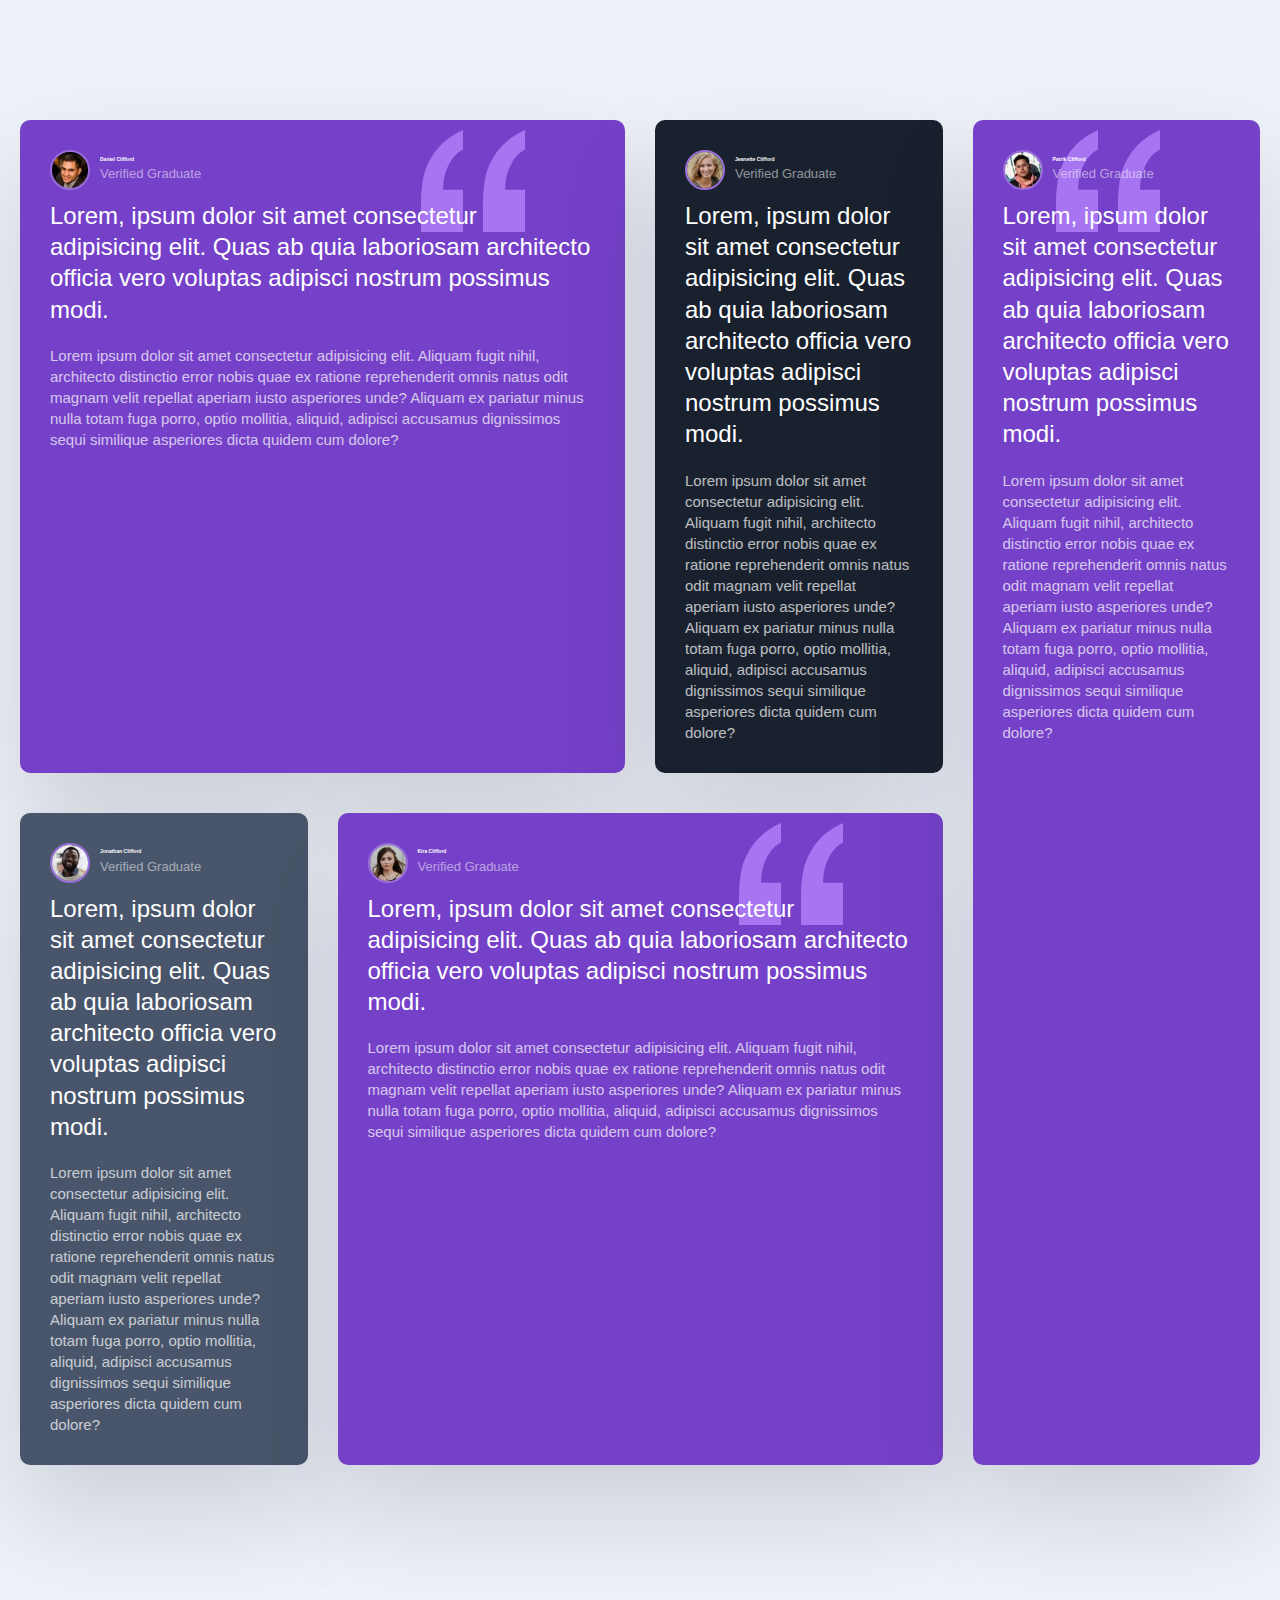
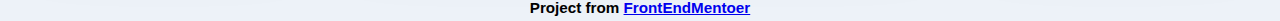
<file: CSSGridCrashCourse2022/index.html>
<!DOCTYPE html>
<html lang="en">
<head>
    <meta charset="UTF-8">
    <meta http-equiv="X-UA-Compatible" content="IE=edge">
    <meta name="viewport" content="width=device-width, initial-scale=1.0">
    <link rel="stylesheet" href="style.css">
    <title>Testimonials</title>
</head>
<body>
    <div class="testimonials">
        <div class="card card--bg-purple">
            <header class="card__header">
                <img src="images/image-daniel.jpg" alt="" class="card__img">
                <div>
                    <h3>Daniel Clifford</h3>
                    <p>Verified Graduate</p>
                </div>
            </header>
            <p class="card__lead">
                Lorem, ipsum dolor sit amet consectetur adipisicing elit. Quas ab quia laboriosam architecto officia vero voluptas adipisci nostrum possimus modi.
            </p>
            <p class="card__quote">
                Lorem ipsum dolor sit amet consectetur adipisicing elit. Aliquam fugit nihil, architecto distinctio error nobis quae ex ratione reprehenderit omnis natus odit magnam velit repellat aperiam iusto asperiores unde? Aliquam ex pariatur minus nulla totam fuga porro, optio mollitia, aliquid, adipisci accusamus dignissimos sequi similique asperiores dicta quidem cum dolore?
            </p>
        </div>
        <div class="card card--bg-black-blue">
            <header class="card__header">
                <img src="images/image-jeanette.jpg" alt="" class="card__img">
                <div>
                    <h3>Jeanette Clifford</h3>
                    <p>Verified Graduate</p>
                </div>
            </header>
            <p class="card__lead">
                Lorem, ipsum dolor sit amet consectetur adipisicing elit. Quas ab quia laboriosam architecto officia vero voluptas adipisci nostrum possimus modi.
            </p>
            <p class="card__quote">
                Lorem ipsum dolor sit amet consectetur adipisicing elit. Aliquam fugit nihil, architecto distinctio error nobis quae ex ratione reprehenderit omnis natus odit magnam velit repellat aperiam iusto asperiores unde? Aliquam ex pariatur minus nulla totam fuga porro, optio mollitia, aliquid, adipisci accusamus dignissimos sequi similique asperiores dicta quidem cum dolore?
            </p>
        </div>
        <div class="card card--bg-gray-blue">
            <header class="card__header">
                <img src="images/image-jonathan.jpg" alt="" class="card__img">
                <div>
                    <h3>Jonathan Clifford</h3>
                    <p>Verified Graduate</p>
                </div>
            </header>
            <p class="card__lead">
                Lorem, ipsum dolor sit amet consectetur adipisicing elit. Quas ab quia laboriosam architecto officia vero voluptas adipisci nostrum possimus modi.
            </p>
            <p class="card__quote">
                Lorem ipsum dolor sit amet consectetur adipisicing elit. Aliquam fugit nihil, architecto distinctio error nobis quae ex ratione reprehenderit omnis natus odit magnam velit repellat aperiam iusto asperiores unde? Aliquam ex pariatur minus nulla totam fuga porro, optio mollitia, aliquid, adipisci accusamus dignissimos sequi similique asperiores dicta quidem cum dolore?
            </p>
        </div>
        <div class="card card--bg-purple">
            <header class="card__header">
                <img src="images/image-kira.jpg" alt="" class="card__img">
                <div>
                    <h3>Kira Clifford</h3>
                    <p>Verified Graduate</p>
                </div>
            </header>
            <p class="card__lead">
                Lorem, ipsum dolor sit amet consectetur adipisicing elit. Quas ab quia laboriosam architecto officia vero voluptas adipisci nostrum possimus modi.
            </p>
            <p class="card__quote">
                Lorem ipsum dolor sit amet consectetur adipisicing elit. Aliquam fugit nihil, architecto distinctio error nobis quae ex ratione reprehenderit omnis natus odit magnam velit repellat aperiam iusto asperiores unde? Aliquam ex pariatur minus nulla totam fuga porro, optio mollitia, aliquid, adipisci accusamus dignissimos sequi similique asperiores dicta quidem cum dolore?
            </p>
        </div>
        <div class="card card--bg-purple">
            <header class="card__header">
                <img src="images/image-patrick.jpg" alt="" class="card__img">
                <div>
                    <h3>Patrik Clifford</h3>
                    <p>Verified Graduate</p>
                </div>
            </header>
            <p class="card__lead">
                Lorem, ipsum dolor sit amet consectetur adipisicing elit. Quas ab quia laboriosam architecto officia vero voluptas adipisci nostrum possimus modi.
            </p>
            <p class="card__quote">
                Lorem ipsum dolor sit amet consectetur adipisicing elit. Aliquam fugit nihil, architecto distinctio error nobis quae ex ratione reprehenderit omnis natus odit magnam velit repellat aperiam iusto asperiores unde? Aliquam ex pariatur minus nulla totam fuga porro, optio mollitia, aliquid, adipisci accusamus dignissimos sequi similique asperiores dicta quidem cum dolore?
            </p>
        </div>
    </div>
    <footer>
        <h3>Project from <a href="https://www.frontendmentor.io/challenges/testimonials-grid-section-Nnw6J7Un7">FrontEndMentoer</a></h3>
    </footer>
</body>
</html>
</file>
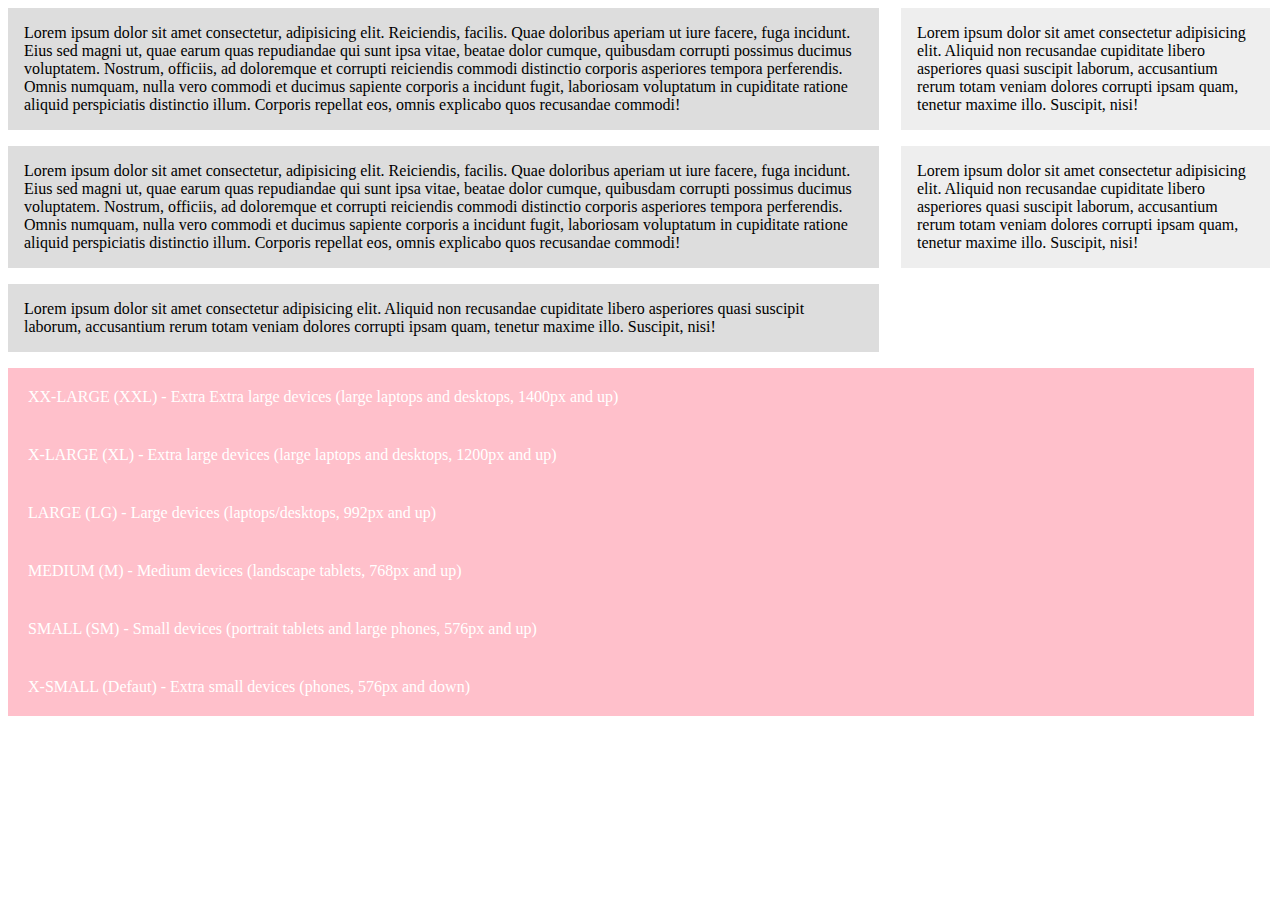
<file: CSSGridLayoutCrashCourse/index.html>
<!DOCTYPE html>
<html lang="en">
<head>
    <meta charset="UTF-8">
    <meta http-equiv="X-UA-Compatible" content="IE=edge">
    <meta name="viewport" content="width=device-width, initial-scale=1.0">
    <meta name="description" content="https://www.youtube.com/watch?v=jV8B24rSN5o">
    <link rel="stylesheet" href="https://cdn.jsdelivr.net/npm/bootstrap@5.1.3/dist/css/bootstrap.min.css" integrity="sha384-1BmE4kWBq78iYhFldvKuhfTAU6auU8tT94WrHftjDbrCEXSU1oBoqyl2QvZ6jIW3" crossorigin="anonymous">
    <link rel="stylesheet" href="style.css" />
    <title>CSS Grids</title>
    <style>
        *{
            margin-right: 0.4em;
        }
        .container{
            display: grid;

            grid-template-columns: 70% 30%;

            /* column-gap:1em;row-gap: 1em; */
            /* grid-gap:1em*/
            gap:1em;
        }

        .container > div{
            background: #eee;
            padding: 1em;
        }

        .container > div:nth-child(odd){
            background: #ddd;
        }
    </style>
</head>
<body>
<div class="container">
    <div>Lorem ipsum dolor sit amet consectetur, adipisicing elit. Reiciendis, facilis. Quae doloribus aperiam ut iure facere, fuga incidunt. Eius sed magni ut, quae earum quas repudiandae qui sunt ipsa vitae, beatae dolor cumque, quibusdam corrupti possimus ducimus voluptatem. Nostrum, officiis, ad doloremque et corrupti reiciendis commodi distinctio corporis asperiores tempora perferendis. Omnis numquam, nulla vero commodi et ducimus sapiente corporis a incidunt fugit, laboriosam voluptatum in cupiditate ratione aliquid perspiciatis distinctio illum. Corporis repellat eos, omnis explicabo quos recusandae commodi!</div>
    <div>Lorem ipsum dolor sit amet consectetur adipisicing elit. Aliquid non recusandae cupiditate libero asperiores quasi suscipit laborum, accusantium rerum totam veniam dolores corrupti ipsam quam, tenetur maxime illo. Suscipit, nisi!</div>
    <div>Lorem ipsum dolor sit amet consectetur, adipisicing elit. Reiciendis, facilis. Quae doloribus aperiam ut iure facere, fuga incidunt. Eius sed magni ut, quae earum quas repudiandae qui sunt ipsa vitae, beatae dolor cumque, quibusdam corrupti possimus ducimus voluptatem. Nostrum, officiis, ad doloremque et corrupti reiciendis commodi distinctio corporis asperiores tempora perferendis. Omnis numquam, nulla vero commodi et ducimus sapiente corporis a incidunt fugit, laboriosam voluptatum in cupiditate ratione aliquid perspiciatis distinctio illum. Corporis repellat eos, omnis explicabo quos recusandae commodi!</div>
    <div>Lorem ipsum dolor sit amet consectetur adipisicing elit. Aliquid non recusandae cupiditate libero asperiores quasi suscipit laborum, accusantium rerum totam veniam dolores corrupti ipsam quam, tenetur maxime illo. Suscipit, nisi!</div>
    <div>Lorem ipsum dolor sit amet consectetur adipisicing elit. Aliquid non recusandae cupiditate libero asperiores quasi suscipit laborum, accusantium rerum totam veniam dolores corrupti ipsam quam, tenetur maxime illo. Suscipit, nisi!</div>
</div>

<div class="alert alert-info">
    <p id="res"></p>
    <div class="break-point
            d-none 
            d-xxl-block 
            font-weight-bold">XX-LARGE (XXL) - Extra Extra large devices (large laptops and desktops, 1400px and up)</div>
    <div class="break-point
            d-none 
            d-xl-block 
            d-xxl-none 
            font-weight-bold">X-LARGE (XL) - Extra large devices (large laptops and desktops, 1200px and up)</div>

    <div class="break-point
            d-none 
            d-lg-block 
            d-xl-none 
            font-weight-bold">LARGE (LG) - Large devices (laptops/desktops, 992px and up)</div>

    <div class="break-point
            d-none 
            d-md-block 
            d-lg-none 
            font-weight-bold">MEDIUM (M) - Medium devices (landscape tablets, 768px and up)</div>

    <div class="break-point
            d-none
            d-sm-block 
            d-md-none 
            font-weight-bold">SMALL (SM) - Small devices (portrait tablets and large phones, 576px and up)</div>

    <div class="break-point
            d-block
            d-sm-none
            alert 
            font-weight-bold">X-SMALL (Defaut) - Extra small devices (phones, 576px and down)</div>
</div>  

<script src="https://cdn.jsdelivr.net/npm/bootstrap@5.1.3/dist/js/bootstrap.min.js" integrity="sha384-QJHtvGhmr9XOIpI6YVutG+2QOK9T+ZnN4kzFN1RtK3zEFEIsxhlmWl5/YESvpZ13" crossorigin="anonymous"></script>
<script>

    window.onresize = function(){
        var w = window.innerWidth;
        var h = window.innerHeight;
        
        var x = document.getElementById("res");
        x.innerHTML = "Browser width: " + w + ", height: " + h + ".";
    }
</script>
</body>
</html>
</file>
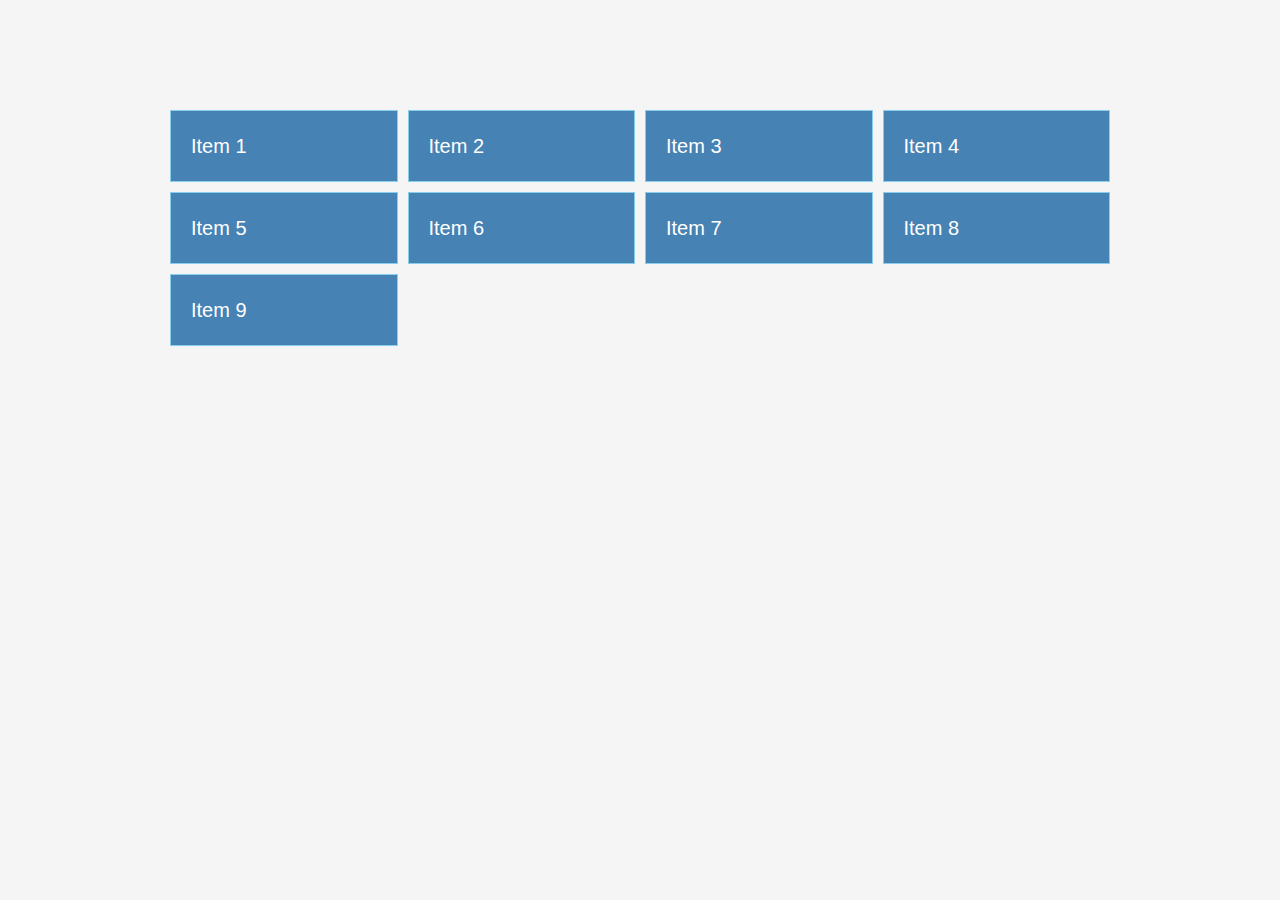
<file: CSSGridCrashCourse2022/grid.html>
<!DOCTYPE html>
<html lang="en">
<head>
    <meta charset="UTF-8">
    <meta http-equiv="X-UA-Compatible" content="IE=edge">
    <meta name="viewport" content="width=device-width, initial-scale=1.0">
    <link rel="stylesheet" href="grid.css">
    <title>CSS Grid Crash Course</title>
</head>
<body>
    <div class="container">
        <div class="item">Item 1</div>
        <div class="item">Item 2</div>
        <div class="item">Item 3</div>
        <div class="item">Item 4</div>
        <div class="item">Item 5</div>
        <div class="item">Item 6</div>
        <div class="item">Item 7</div>
        <div class="item">Item 8</div>
        <div class="item">Item 9</div>
    </div>
</body>
</html>
</file>
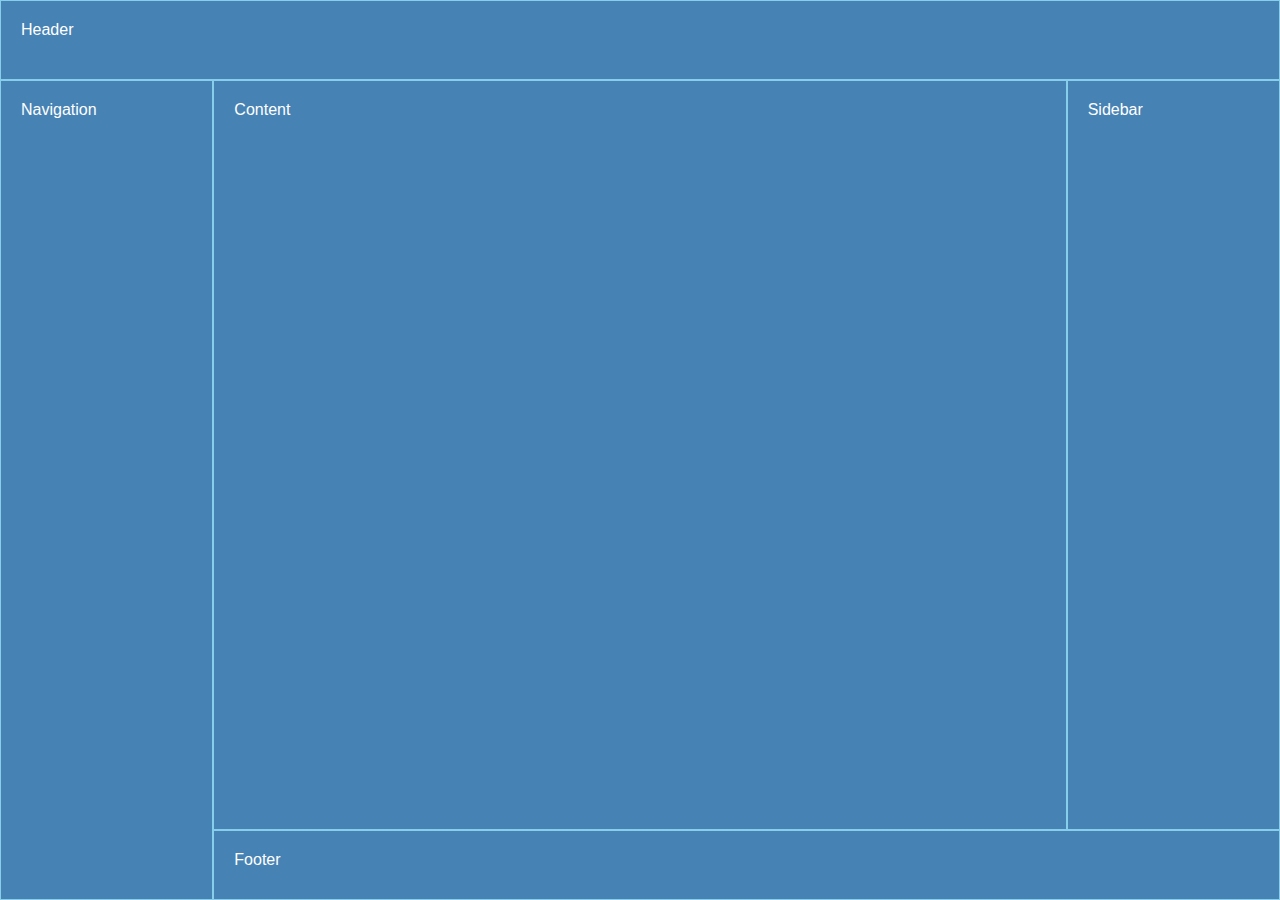
<file: CSSGridCrashCourse2022/grid2.html>
<!DOCTYPE html>
<html lang="en">
<head>
    <meta charset="UTF-8">
    <meta http-equiv="X-UA-Compatible" content="IE=edge">
    <meta name="viewport" content="width=device-width, initial-scale=1.0">
    <link rel="stylesheet" href="grid2.css">
    <title>CSS Grid Template areas</title>
</head>
<body>
    <header>Header</header>
    <main>Content</main>
    <nav>Navigation</nav>
    <aside>Sidebar</aside>
    <footer>Footer</footer>
</body>
</html>
</file>
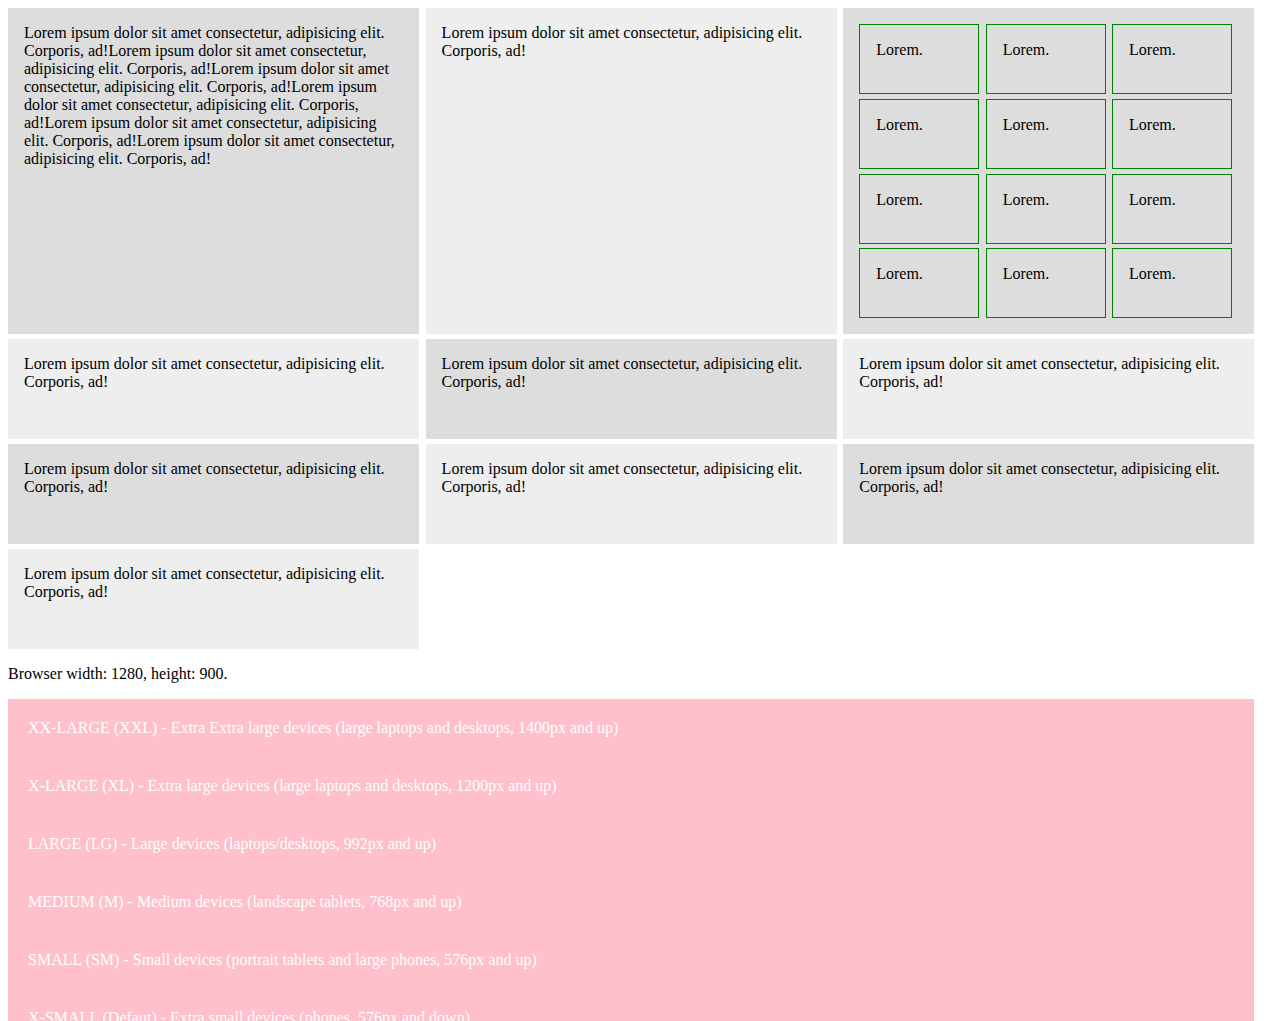
<file: CSSGridLayoutCrashCourse/index2.html>
<!DOCTYPE html>
<html lang="en">
<head>
    <meta charset="UTF-8">
    <meta http-equiv="X-UA-Compatible" content="IE=edge">
    <meta name="viewport" content="width=device-width, initial-scale=1.0">
    <meta name="description" content="https://www.youtube.com/watch?v=jV8B24rSN5o">
    <link rel="stylesheet" href="https://cdn.jsdelivr.net/npm/bootstrap@5.1.3/dist/css/bootstrap.min.css" integrity="sha384-1BmE4kWBq78iYhFldvKuhfTAU6auU8tT94WrHftjDbrCEXSU1oBoqyl2QvZ6jIW3" crossorigin="anonymous">
    <link rel="stylesheet" href="style.css" />
    <title>CSS Grids</title>
    <style>
        *{
            margin-right: 0.4em;
        }
        .container{
            display: grid;

            /*grid-template-columns: 70% 30%;*/
            /*grid-template-columns: 1fr 2fr 1fr;  */
            grid-template-columns:repeat(3, 1fr);

            /*column-gap:1em; row-gap: 1em;*/
            /*grid-gap:1em */
            row-gap:0.3em;

            /* grid-auto-rows:100px;*/
            grid-auto-rows: minmax(100px, auto);

        }

        .nested-grid{
            display: grid;

            grid-template-columns:repeat(3, 1fr);

            row-gap:0.3em;

            grid-auto-rows: 70px;
        }

        .nested-grid > div{
            border: green 1px solid;

            padding: 1em;

        }

        .container > div{
            background: #eee;
            
            padding: 1em;
        }

        .container > div:nth-child(odd){
            background: #ddd;
        }
    </style>
</head>
<body>
    <div class="container">
        <div>Lorem ipsum dolor sit amet consectetur, adipisicing elit. Corporis, ad!Lorem ipsum dolor sit amet consectetur, adipisicing elit. Corporis, ad!Lorem ipsum dolor sit amet consectetur, adipisicing elit. Corporis, ad!Lorem ipsum dolor sit amet consectetur, adipisicing elit. Corporis, ad!Lorem ipsum dolor sit amet consectetur, adipisicing elit. Corporis, ad!Lorem ipsum dolor sit amet consectetur, adipisicing elit. Corporis, ad!</div>
        <div>Lorem ipsum dolor sit amet consectetur, adipisicing elit. Corporis, ad!</div>
        <div class="nested-grid">
            <div>Lorem.</div>
            <div>Lorem.</div>
            <div>Lorem.</div>
            <div>Lorem.</div>
            <div>Lorem.</div>
            <div>Lorem.</div>
            <div>Lorem.</div>
            <div>Lorem.</div>
            <div>Lorem.</div>
            <div>Lorem.</div>
            <div>Lorem.</div>
            <div>Lorem.</div>
        </div>
        <div>Lorem ipsum dolor sit amet consectetur, adipisicing elit. Corporis, ad!</div>
        <div>Lorem ipsum dolor sit amet consectetur, adipisicing elit. Corporis, ad!</div>
        <div>Lorem ipsum dolor sit amet consectetur, adipisicing elit. Corporis, ad!</div>
        <div>Lorem ipsum dolor sit amet consectetur, adipisicing elit. Corporis, ad!</div>
        <div>Lorem ipsum dolor sit amet consectetur, adipisicing elit. Corporis, ad!</div>
        <div>Lorem ipsum dolor sit amet consectetur, adipisicing elit. Corporis, ad!</div>
        <div>Lorem ipsum dolor sit amet consectetur, adipisicing elit. Corporis, ad!</div>
    </div>
    <div class="alert alert-info">
        <p id="res"></p>
        <div class="break-point
                d-none 
                d-xxl-block 
                font-weight-bold">XX-LARGE (XXL) - Extra Extra large devices (large laptops and desktops, 1400px and up)</div>
        <div class="break-point
                d-none 
                d-xl-block 
                d-xxl-none 
                font-weight-bold">X-LARGE (XL) - Extra large devices (large laptops and desktops, 1200px and up)</div>
    
        <div class="break-point
                d-none 
                d-lg-block 
                d-xl-none 
                font-weight-bold">LARGE (LG) - Large devices (laptops/desktops, 992px and up)</div>
    
        <div class="break-point
                d-none 
                d-md-block 
                d-lg-none 
                font-weight-bold">MEDIUM (M) - Medium devices (landscape tablets, 768px and up)</div>
    
        <div class="break-point
                d-none
                d-sm-block 
                d-md-none 
                font-weight-bold">SMALL (SM) - Small devices (portrait tablets and large phones, 576px and up)</div>
    
        <div class="break-point
                d-block
                d-sm-none
                alert 
                font-weight-bold">X-SMALL (Defaut) - Extra small devices (phones, 576px and down)</div>
    </div>  
    
    <script src="https://cdn.jsdelivr.net/npm/bootstrap@5.1.3/dist/js/bootstrap.min.js" integrity="sha384-QJHtvGhmr9XOIpI6YVutG+2QOK9T+ZnN4kzFN1RtK3zEFEIsxhlmWl5/YESvpZ13" crossorigin="anonymous"></script>
    <script>
    
        window.onresize = function(){
            var w = window.innerWidth;
            var h = window.innerHeight;
            
            var x = document.getElementById("res");
            x.innerHTML = "Browser width: " + w + ", height: " + h + ".";
        }
    </script>
</body>
</html>
</file>
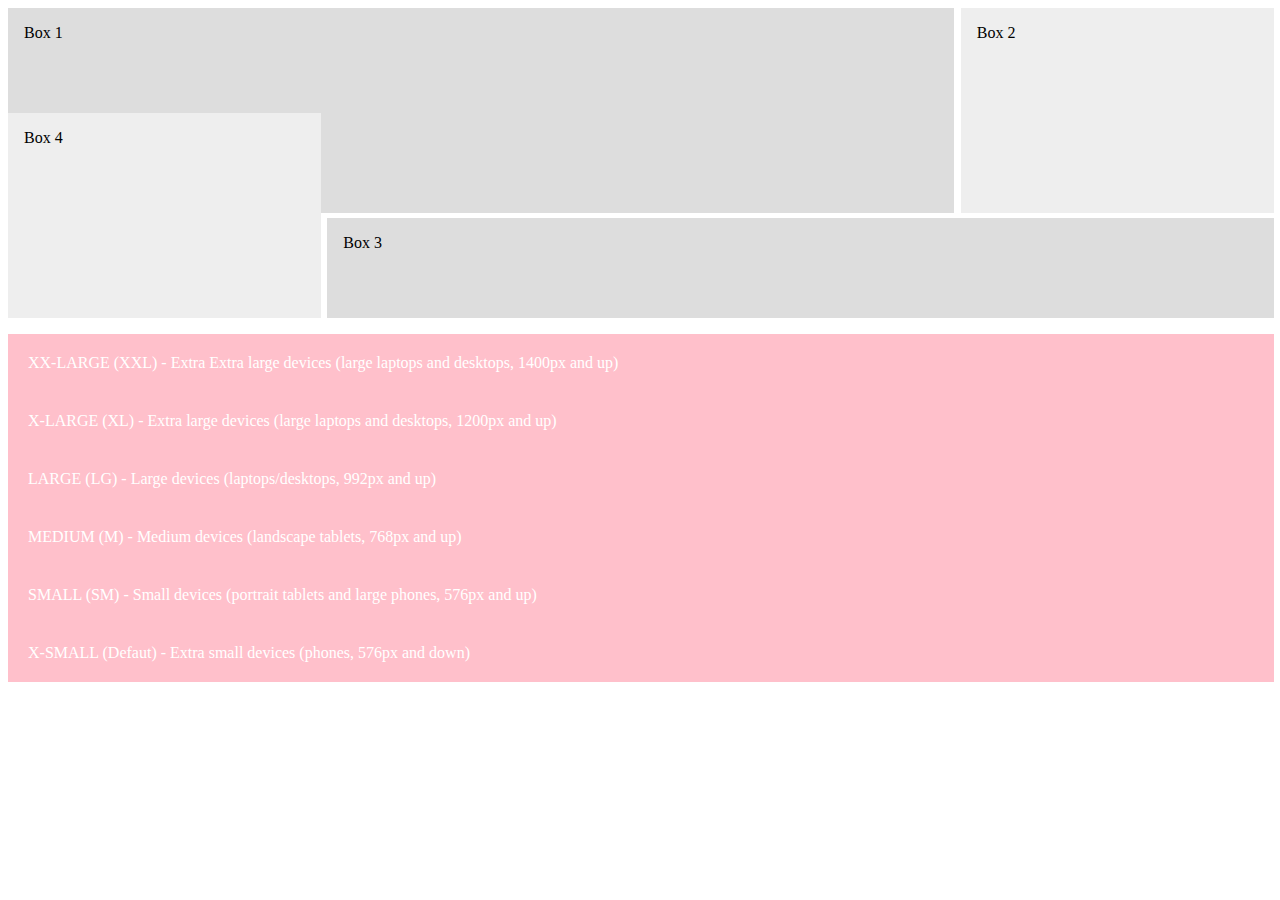
<file: CSSGridLayoutCrashCourse/index3.html>
<!DOCTYPE html>
<html lang="en">
<head>
    <meta charset="UTF-8">
    <meta http-equiv="X-UA-Compatible" content="IE=edge">
    <meta name="viewport" content="width=device-width, initial-scale=1.0">
    <meta name="description" content="https://www.youtube.com/watch?v=jV8B24rSN5o">
    <link rel="stylesheet" href="https://cdn.jsdelivr.net/npm/bootstrap@5.1.3/dist/css/bootstrap.min.css" integrity="sha384-1BmE4kWBq78iYhFldvKuhfTAU6auU8tT94WrHftjDbrCEXSU1oBoqyl2QvZ6jIW3" crossorigin="anonymous">
    <link rel="stylesheet" href="style.css" />
    <title>CSS Grids</title>
    <style>
        *{
            margin-right: 0.1em;
        }
        .container{
            display: grid;
            grid-template-columns: 1fr 2fr 1fr;
            grid-auto-rows: minmax(100px, auto);
            gap:0.3em;
            justify-items: stretch; 
            align-items: stretch;          
        }
 
        .container > div{
            background: #eee;
            
            padding: 1em;
        }

        .container > div:nth-child(odd){
            background: #ddd;
        }

        .box1{
            /*justify-self: start;*/
            /*align-self: start;*/
            grid-column: 1/3;
            grid-row: 1/3;
        }
        .box2{
            /*justify-self: center; */
            /*align-self: center;*/
            grid-column: 3;
            grid-row:1/3;
        }
        .box3{
            /*justify-self: end; */
            /*align-self: end;*/
            grid-column: 2/4;
            grid-row: 3/4;
        }
        .box4{
            /*justify-self: stretch; */
            /*align-self: stretch;*/
            grid-column: 1;
            grid-row:2/4;
        }
    </style>
</head>
<body>
    <div class="container">
        <div class="box box1">Box 1</div>
        <div class="box box2">Box 2</div>
        <div class="box box3">Box 3</div>
        <div class="box box4">Box 4</div>
    </div>
    <div class="alert alert-info">
        <p id="res"></p>
        <div class="break-point
                d-none 
                d-xxl-block 
                font-weight-bold">XX-LARGE (XXL) - Extra Extra large devices (large laptops and desktops, 1400px and up)</div>
        <div class="break-point
                d-none 
                d-xl-block 
                d-xxl-none 
                font-weight-bold">X-LARGE (XL) - Extra large devices (large laptops and desktops, 1200px and up)</div>
    
        <div class="break-point
                d-none 
                d-lg-block 
                d-xl-none 
                font-weight-bold">LARGE (LG) - Large devices (laptops/desktops, 992px and up)</div>
    
        <div class="break-point
                d-none 
                d-md-block 
                d-lg-none 
                font-weight-bold">MEDIUM (M) - Medium devices (landscape tablets, 768px and up)</div>
    
        <div class="break-point
                d-none
                d-sm-block 
                d-md-none 
                font-weight-bold">SMALL (SM) - Small devices (portrait tablets and large phones, 576px and up)</div>
    
        <div class="break-point
                d-block
                d-sm-none
                alert 
                font-weight-bold">X-SMALL (Defaut) - Extra small devices (phones, 576px and down)</div>
    </div>  
    
    <script src="https://cdn.jsdelivr.net/npm/bootstrap@5.1.3/dist/js/bootstrap.min.js" integrity="sha384-QJHtvGhmr9XOIpI6YVutG+2QOK9T+ZnN4kzFN1RtK3zEFEIsxhlmWl5/YESvpZ13" crossorigin="anonymous"></script>
    <script>
    
        window.onresize = function(){
            var w = window.innerWidth;
            var h = window.innerHeight;
            
            var x = document.getElementById("res");
            x.innerHTML = "Browser width: " + w + ", height: " + h + ".";
        }
    </script>
</body>
</html>
</file>
<file: CSSGridCrashCourse2022/style.css>
*{
    box-sizing: border-box;
    padding: 0;
    margin: 0;
}

body{
    background: #edf2f8;
    font-family: 'Barlow Semi Condensed', sans-serif;
    font-size: 13px;
    line-height: 1.7;
}

.testimonials{
    max-width: 1440px;
    margin: 100px auto;
    padding: 20px;
    display: grid;
    grid-template-columns: repeat(4, 1fr);
    gap: 30px;
}

.card{
    background-color: #fff;
    border-radius: 10px;
    padding: 30px;
    box-shadow: 0px 48px 100px 0px  rgba(17,12,46,0.15);
    margin-bottom: 10px;
}

.card__header{
    display: flex;
    align-items: center;
    margin-bottom: 10px;
}

.card__header h3{
    font-size: 5px;
}

.card__header p{
    opacity: 50%;
}

.card__img{
    width: 40px;
    height: 40px;
    border-radius: 50%;
    border: 2px solid #996ed9;
    margin-right: 10px;
}

.card__lead{
    font-size: 1.5rem;
    font-weight: 500;
    line-height: 1.3;
    margin-bottom: 20px;
}

.card__quote{
    font-size: 15px;
    font-weight: 500;
    line-height: 1.4;
    opacity: 70%;
}

.card--bg-purple {
    background: hsl(263, 55%, 52%);
    color: #fff;
    background-image: url('./images/bg-pattern-quotation.svg');
    background-repeat: no-repeat;
    background-position: top 10px right 100px;
}
  
.card--bg-gray-blue {
    background: hsl(217, 19%, 35%);
    color: #fff;
}
  
.card--bg-black-blue {
    background: hsl(219, 29%, 14%);
    color: #fff;
}

.card:nth-of-type(1) {
    grid-column: 1 / 3;
}

.card:nth-of-type(4) {
    grid-column: 2 / 4;
    grid-row: 2;
}

.card:nth-of-type(5) {
    grid-column: 4;
    grid-row: 1 / 3;
}

footer {
    text-align: center;
}

@media(max-width:480px){
    
}

@media (max-width: 768px) {
    .testimonials {
      grid-template-columns: 1fr;
      width: 100%;
    }
  
    .card:nth-of-type(1) {
      grid-column: 1;
    }
  
    .card:nth-of-type(4) {
      grid-column: 1;
      grid-row: 4;
    }
  
    .card:nth-of-type(5) {
      grid-column: 1;
      grid-row: 5;
    }
}

@media(max-width:1024px){
    .testimonials {
        grid-template-columns: 1fr;
        width: 100%;
      }
    
      .card:nth-of-type(1) {
        grid-column: 1;
      }
    
      .card:nth-of-type(4) {
        grid-column: 1;
        grid-row: 4;
      }
    
      .card:nth-of-type(5) {
        grid-column: 1;
        grid-row: 5;
      }
}

@media(max-width:1200px){
    .testimonials {
        grid-template-columns: 1fr;
        width: 100%;
      }
    
      .card:nth-of-type(1) {
        grid-column: 1;
      }
    
      .card:nth-of-type(4) {
        grid-column: 1;
        grid-row: 4;
      }
    
      .card:nth-of-type(5) {
        grid-column: 1;
        grid-row: 5;
      }
}

@media(min-width:1200px){

}
</file>
<file: CSSGridLayoutCrashCourse/style.css>
@media (max-width: 576px){
    .break-point {background: red;}
}
@media (min-width: 576px){
    .break-point {background: green;}
}
@media (min-width:768px){
    .break-point {background: blue;}  
}
@media (min-width: 992px){
    .break-point {background: orange;}
}
@media (min-width: 1200px){
    .break-point {background: pink;}
}
@media (min-width: 1400px){
    .break-point {background: cyan;}
}

.break-point{
    padding: 20px;
    color: white;
}
</file>
<file: CSSGridCrashCourse2022/grid.css>
*{
    box-sizing: border-box;
    padding: 0;
    margin: 0;
}

body{
    font-family: 'Open Sans' ,sans-serif;
    font-size: 16px;
    line-height: 1.5;
    color: #333;
    background: #f5f5f5;
}

.container{
    max-width: 960px;
    margin: 100px auto;
    padding: 10px;
    display: grid;

    gap: 10px; 

    /* grid-template-columns: 100px 200px 300px; */
    /* grid-template-columns: repeat(3, 1fr); */    
    grid-template-columns: repeat(auto-fill, minmax(200px, 1fr));
    /* column-gap: 10px; */

    /* grid-template-rows: 200px 100px 200px; */
    /* grid-template-rows:repeat(3, 1fr); */
    /* row-gap: 10px; */

    /* grid-auto-rows: 200px; */
    /* grid-auto-rows: minmax(200px, auto); */
    /* row-gap: 10px; */

    /* align-items: end;
    justify-content: end; */
}

.item{
    background: steelblue;
    color: #fff;
    font-size: 20px;
    padding: 20px;
    border: skyblue 1px solid;
}

@media (max-width : 500px){
    .container{
        grid-template-columns: 1fr;
    }
}
</file>
<file: CSSGridCrashCourse2022/grid2.css>
*{
    box-sizing: border-box;
    padding: 0;
    margin: 0;
}

body{
    font-family: 'Open Sans' ,sans-serif;
    font-size: 16px;
    height: 100vh;

    display: grid;

    grid-template-areas:
    'header header header'
    'nav content sidebar'
    'nav footer footer';

    grid-template-columns: 1fr 4fr 1fr;

    grid-template-rows: 80px 1fr 70px;
}

header,
main,
nav,
aside,
footer{
    background-color: steelblue;
    color: #fff;
    padding: 20px;
    border: skyblue 1px solid;
}

header{
    grid-area: header;
}

main{
    grid-area: content;
}

nav{
    grid-area: nav;
}

aside{
    grid-area: sidebar;
}

footer{
    grid-area: footer;
}
</file>
